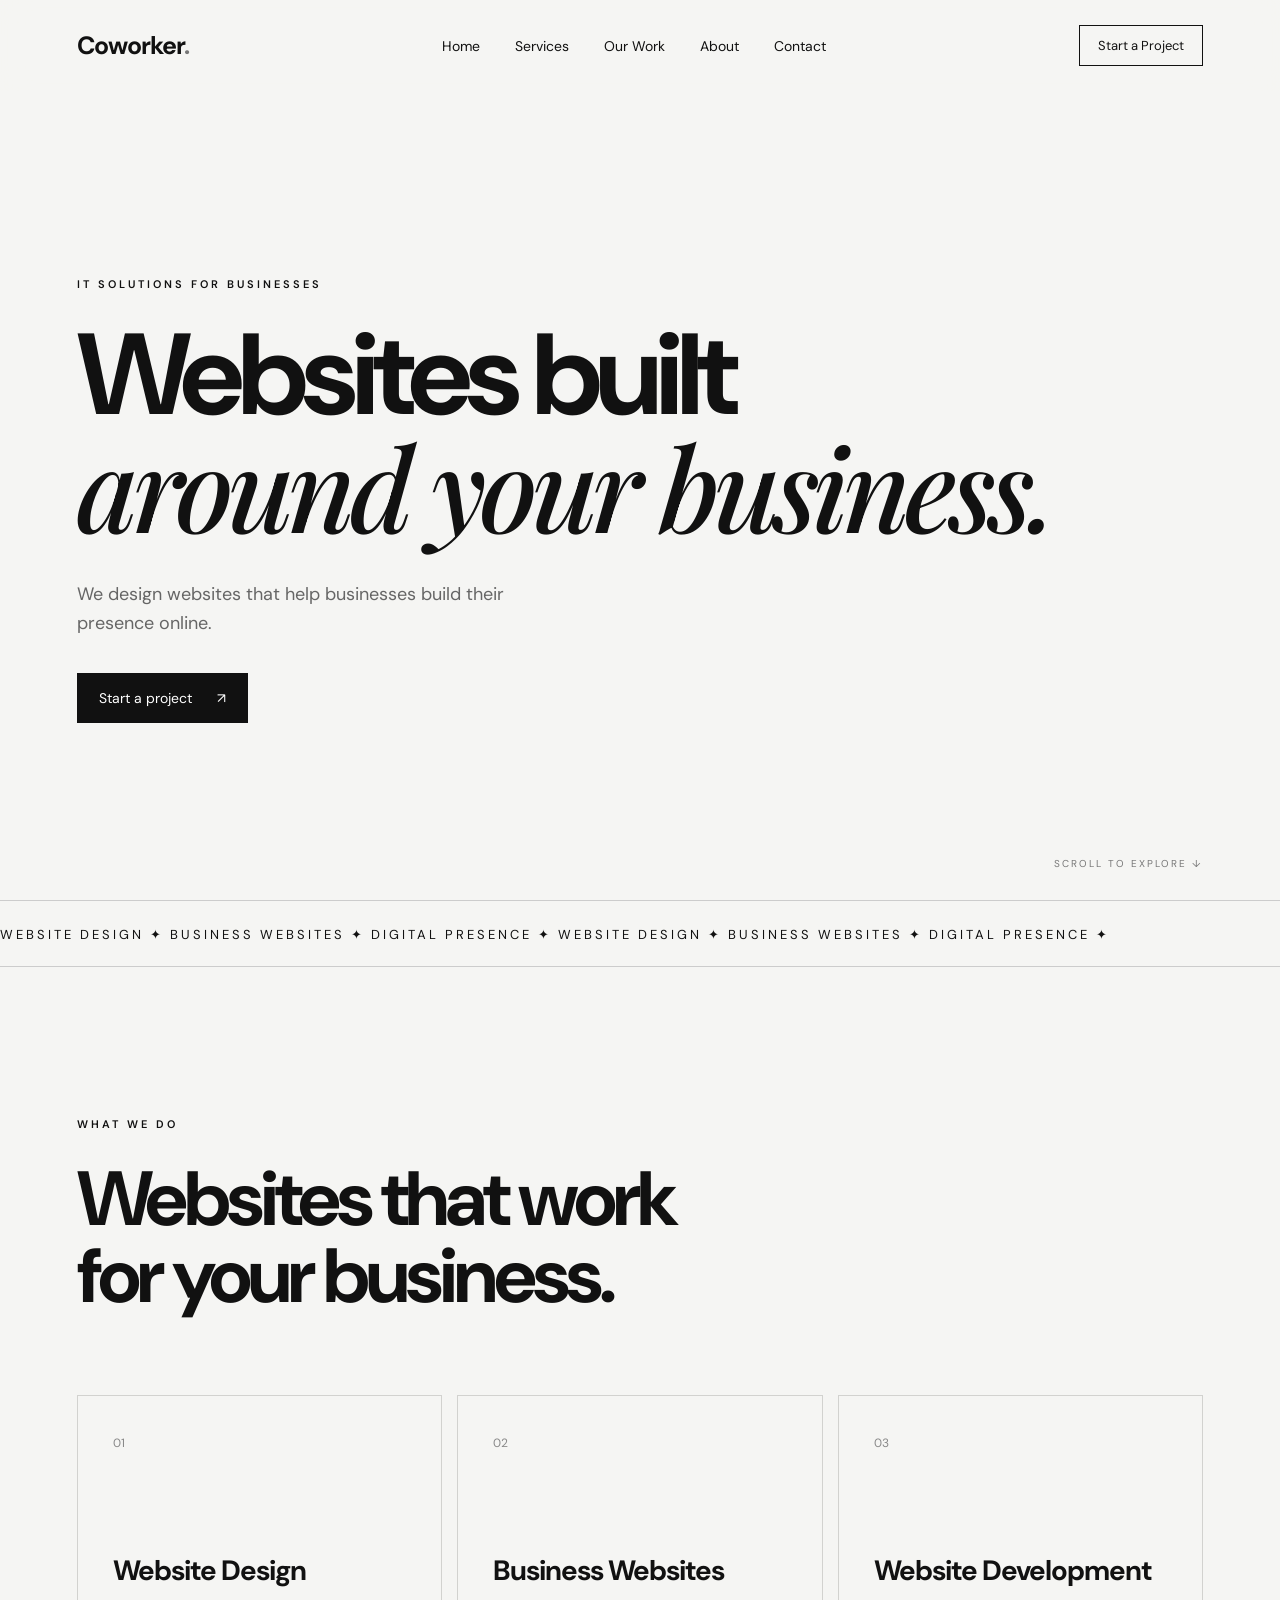
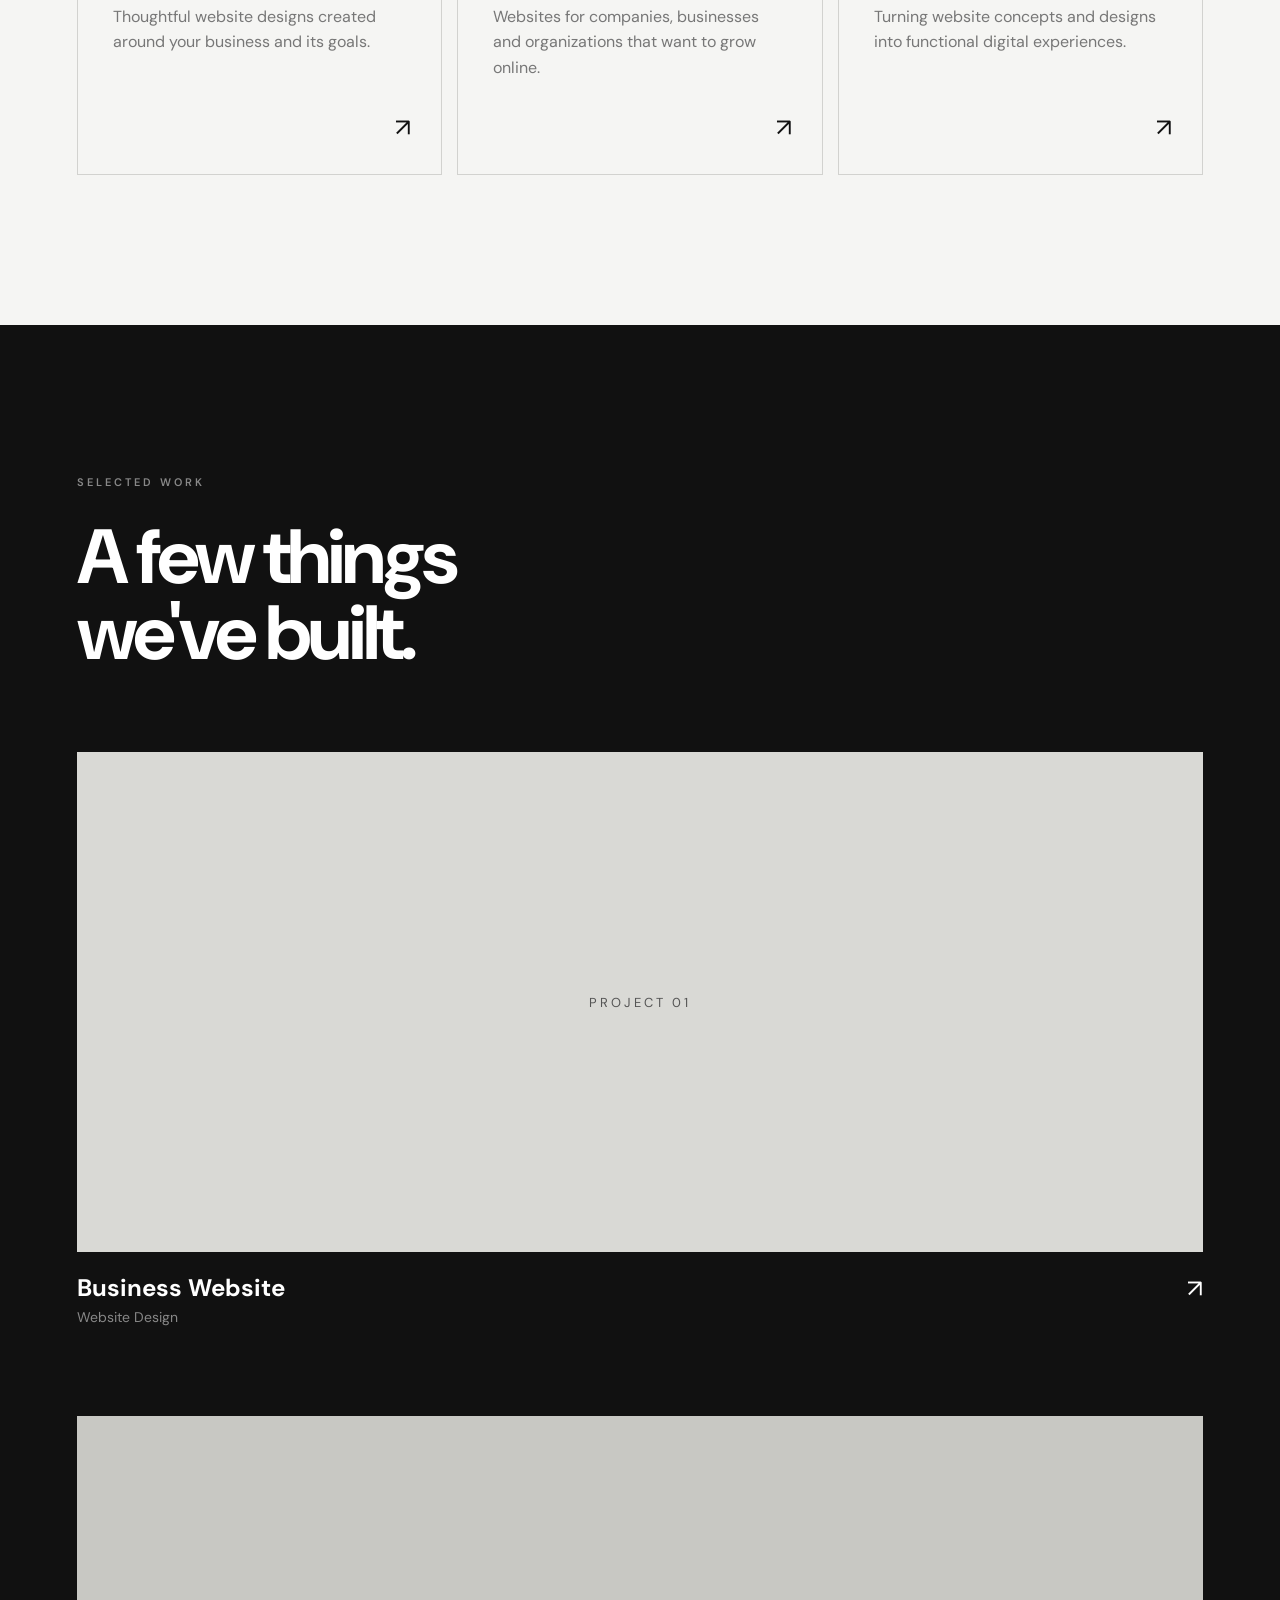
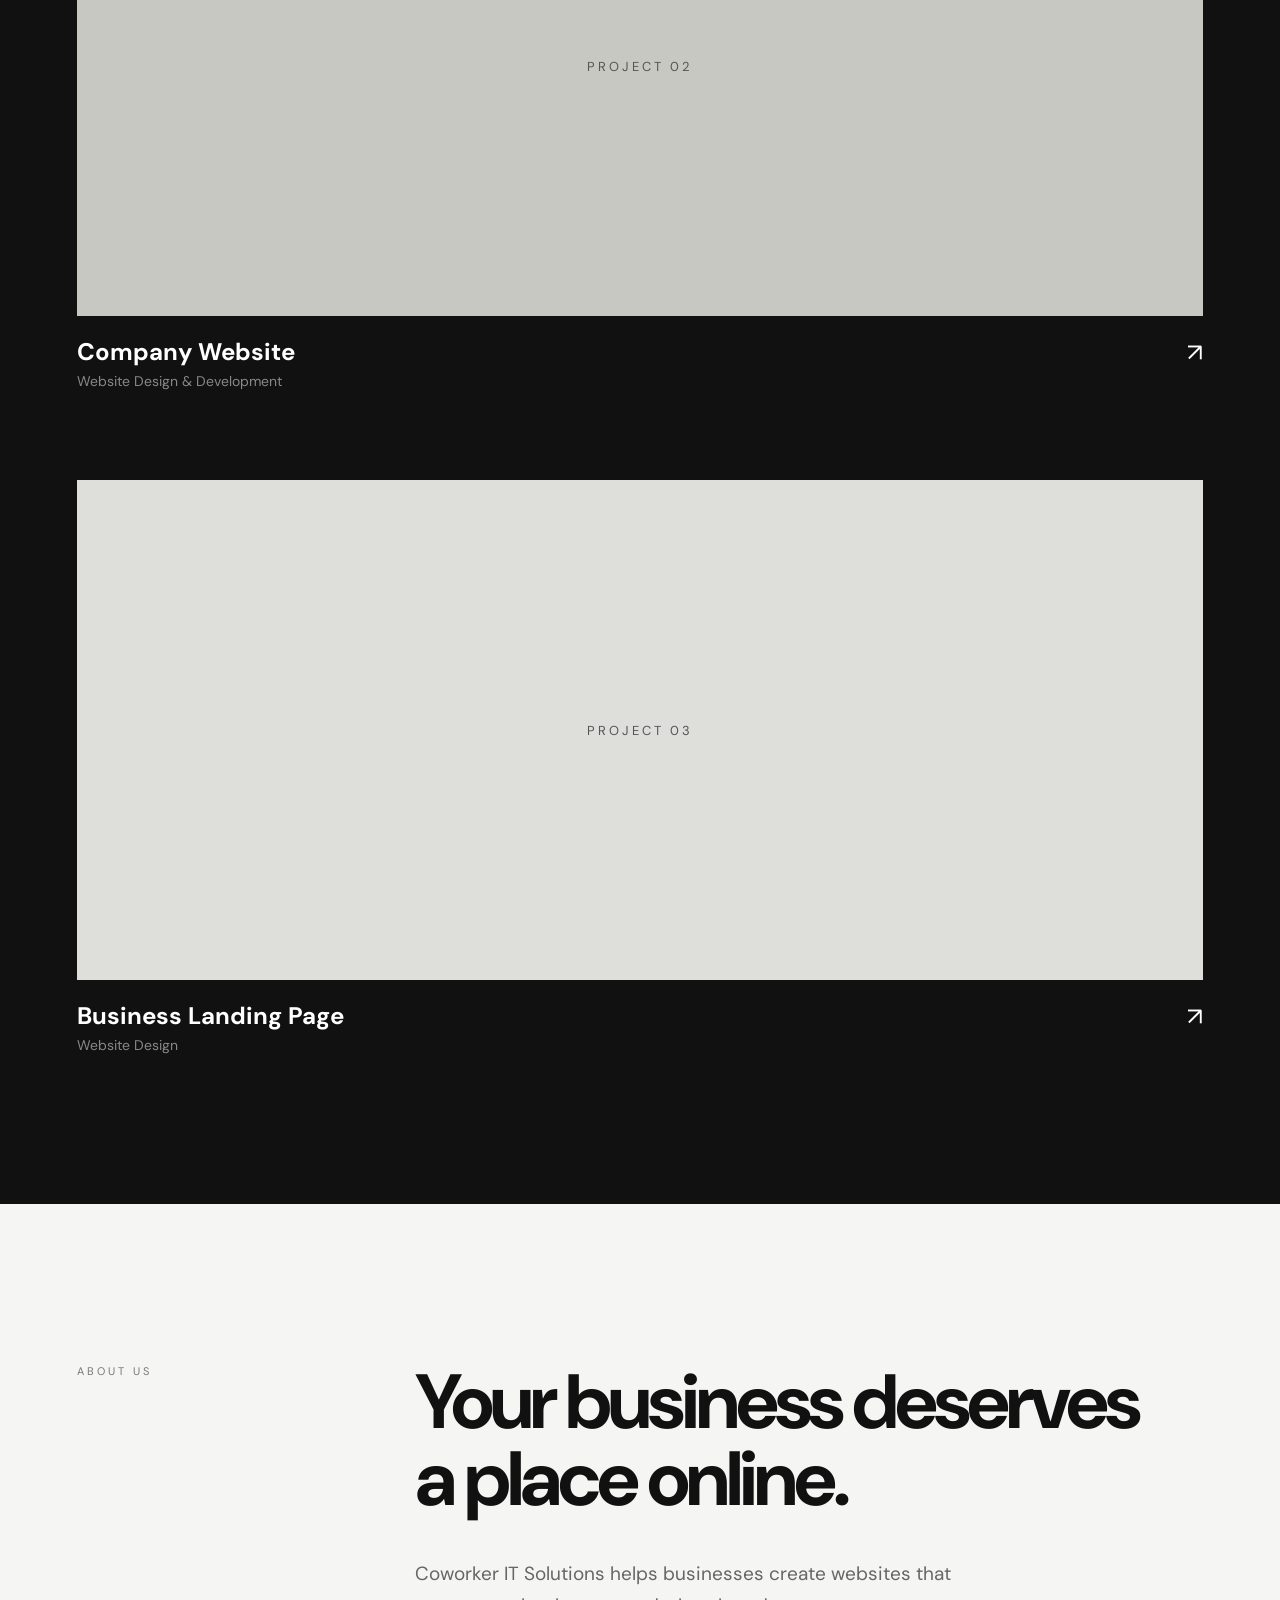
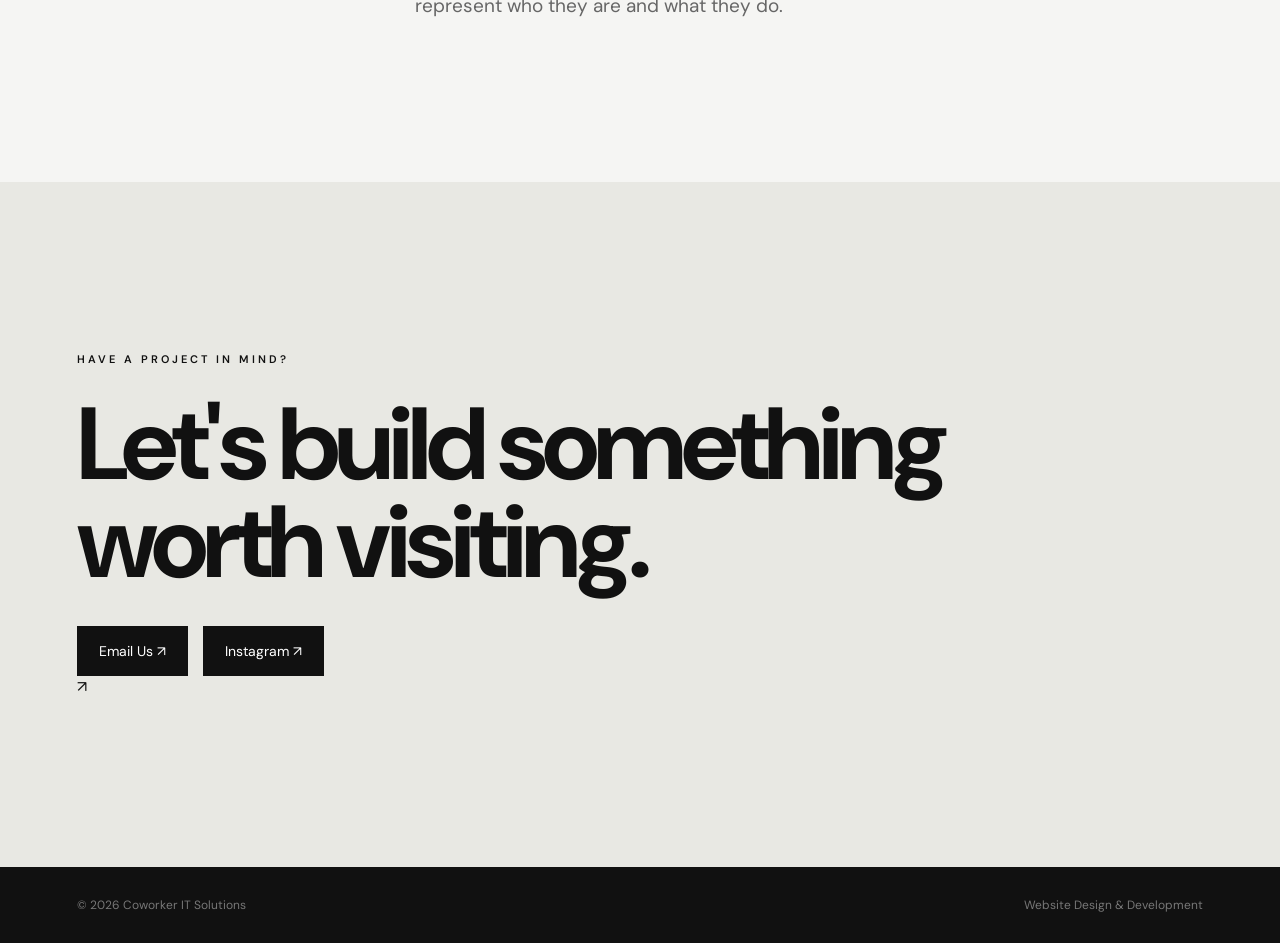
<file: index.html>
<!DOCTYPE html>
<html lang="en">

<head>

    <meta charset="UTF-8">

    <meta name="viewport" content="width=device-width, initial-scale=1.0">

    <title>Coworker IT Solutions</title>

    <link rel="stylesheet" href="style.css">

</head>


<body>


    <!-- ================= NAVBAR ================= -->

    <header class="navbar">

        <a href="#home" class="logo">
            Coworker<span>.</span>
        </a>


        <nav>

            <a href="#home">Home</a>

            <a href="#services">Services</a>

            <a href="#work">Our Work</a>

            <a href="#about">About</a>

            <a href="#contact">Contact</a>

        </nav>


        <a href="#contact" class="nav-button">
            Start a Project
        </a>

    </header>



    <!-- ================= HERO ================= -->

    <section id="home" class="hero">

        <div class="hero-content">

            <p class="eyebrow">
                IT SOLUTIONS FOR BUSINESSES
            </p>


            <h1>

                Websites built

                <span>
                    around your business.
                </span>

            </h1>


            <p class="hero-description">

                We design websites that help businesses
                build their presence online.

            </p>


            <a href="#contact" class="main-button">

                Start a project

                <span>↗</span>

            </a>

        </div>


        <div class="scroll-text">

            SCROLL TO EXPLORE ↓

        </div>

    </section>



    <!-- ================= MARQUEE ================= -->

    <div class="marquee">

        <div class="marquee-content">

            WEBSITE DESIGN ✦ BUSINESS WEBSITES ✦ DIGITAL PRESENCE ✦
            WEBSITE DESIGN ✦ BUSINESS WEBSITES ✦ DIGITAL PRESENCE ✦

        </div>

    </div>



    <!-- ================= SERVICES ================= -->

    <section id="services" class="section">


        <div class="section-heading reveal">

            <p class="small-title">
                WHAT WE DO
            </p>


            <h2>

                Websites that work

                <br>

                for your business.

            </h2>

        </div>



        <div class="services-grid">


            <!-- SERVICE 01 -->

            <a href="services/website-design.html"
               class="service-card reveal">


                <span class="service-number">
                    01
                </span>


                <h3>
                    Website Design
                </h3>


                <p>

                    Thoughtful website designs created
                    around your business and its goals.

                </p>


                <span class="arrow">
                    ↗
                </span>


            </a>



            <!-- SERVICE 02 -->

            <a href="services/business-websites.html"
               class="service-card reveal">


                <span class="service-number">
                    02
                </span>


                <h3>
                    Business Websites
                </h3>


                <p>

                    Websites for companies, businesses
                    and organizations that want to grow online.

                </p>


                <span class="arrow">
                    ↗
                </span>


            </a>



            <!-- SERVICE 03 -->

            <a href="services/website-development.html"
               class="service-card reveal">


                <span class="service-number">
                    03
                </span>


                <h3>
                    Website Development
                </h3>


                <p>

                    Turning website concepts and designs
                    into functional digital experiences.

                </p>


                <span class="arrow">
                    ↗
                </span>


            </a>


        </div>

    </section>



    <!-- ================= OUR WORK ================= -->

    <section id="work" class="work-section">


        <div class="section-heading reveal">

            <p class="small-title">
                SELECTED WORK
            </p>


            <h2>

                A few things

                <br>

                we've built.

            </h2>

        </div>



        <div class="projects">


            <!-- PROJECT 01 -->

            <div class="project reveal">

                <div class="project-image">

                    <span>
                        PROJECT 01
                    </span>

                </div>


                <div class="project-info">

                    <div>

                        <h3>
                            Business Website
                        </h3>

                        <p>
                            Website Design
                        </p>

                    </div>


                    <span>
                        ↗
                    </span>

                </div>

            </div>



            <!-- PROJECT 02 -->

            <div class="project reveal">

                <div class="project-image project-two">

                    <span>
                        PROJECT 02
                    </span>

                </div>


                <div class="project-info">

                    <div>

                        <h3>
                            Company Website
                        </h3>

                        <p>
                            Website Design & Development
                        </p>

                    </div>


                    <span>
                        ↗
                    </span>

                </div>

            </div>



            <!-- PROJECT 03 -->

            <div class="project reveal">

                <div class="project-image project-three">

                    <span>
                        PROJECT 03
                    </span>

                </div>


                <div class="project-info">

                    <div>

                        <h3>
                            Business Landing Page
                        </h3>

                        <p>
                            Website Design
                        </p>

                    </div>


                    <span>
                        ↗
                    </span>

                </div>

            </div>


        </div>

    </section>



    <!-- ================= ABOUT ================= -->

    <section id="about" class="about-section">


        <div class="about-label reveal">

            ABOUT US

        </div>



        <div class="about-content reveal">


            <h2>

                Your business deserves

                <br>

                a place online.

            </h2>


            <p>

                Coworker IT Solutions helps businesses
                create websites that represent who they
                are and what they do.

            </p>


        </div>

    </section>



    <!-- ================= CONTACT ================= -->

    <section id="contact" class="contact-section">


        <p class="small-title">

            HAVE A PROJECT IN MIND?

        </p>


        <h2>

            Let's build something

            <br>

            worth visiting.

        </h2>


       <div class="contact-buttons">

    <a href="mailto:jhalaktrivedi7@gmail.com"
       class="contact-button">
        Email Us ↗
    </a>

    <a href="https://www.instagram.com/coworker.itsolutions/"
       target="_blank"
       class="contact-button">
        Instagram ↗
    </a>

</div>

            <span>
                ↗
            </span>

        </a>


    </section>



    <!-- ================= FOOTER ================= -->

    <footer>


        <div>

            © 2026 Coworker IT Solutions

        </div>


        <div>

            Website Design & Development

        </div>


    </footer>



    <script src="script.js"></script>


</body>

</html>
</file>
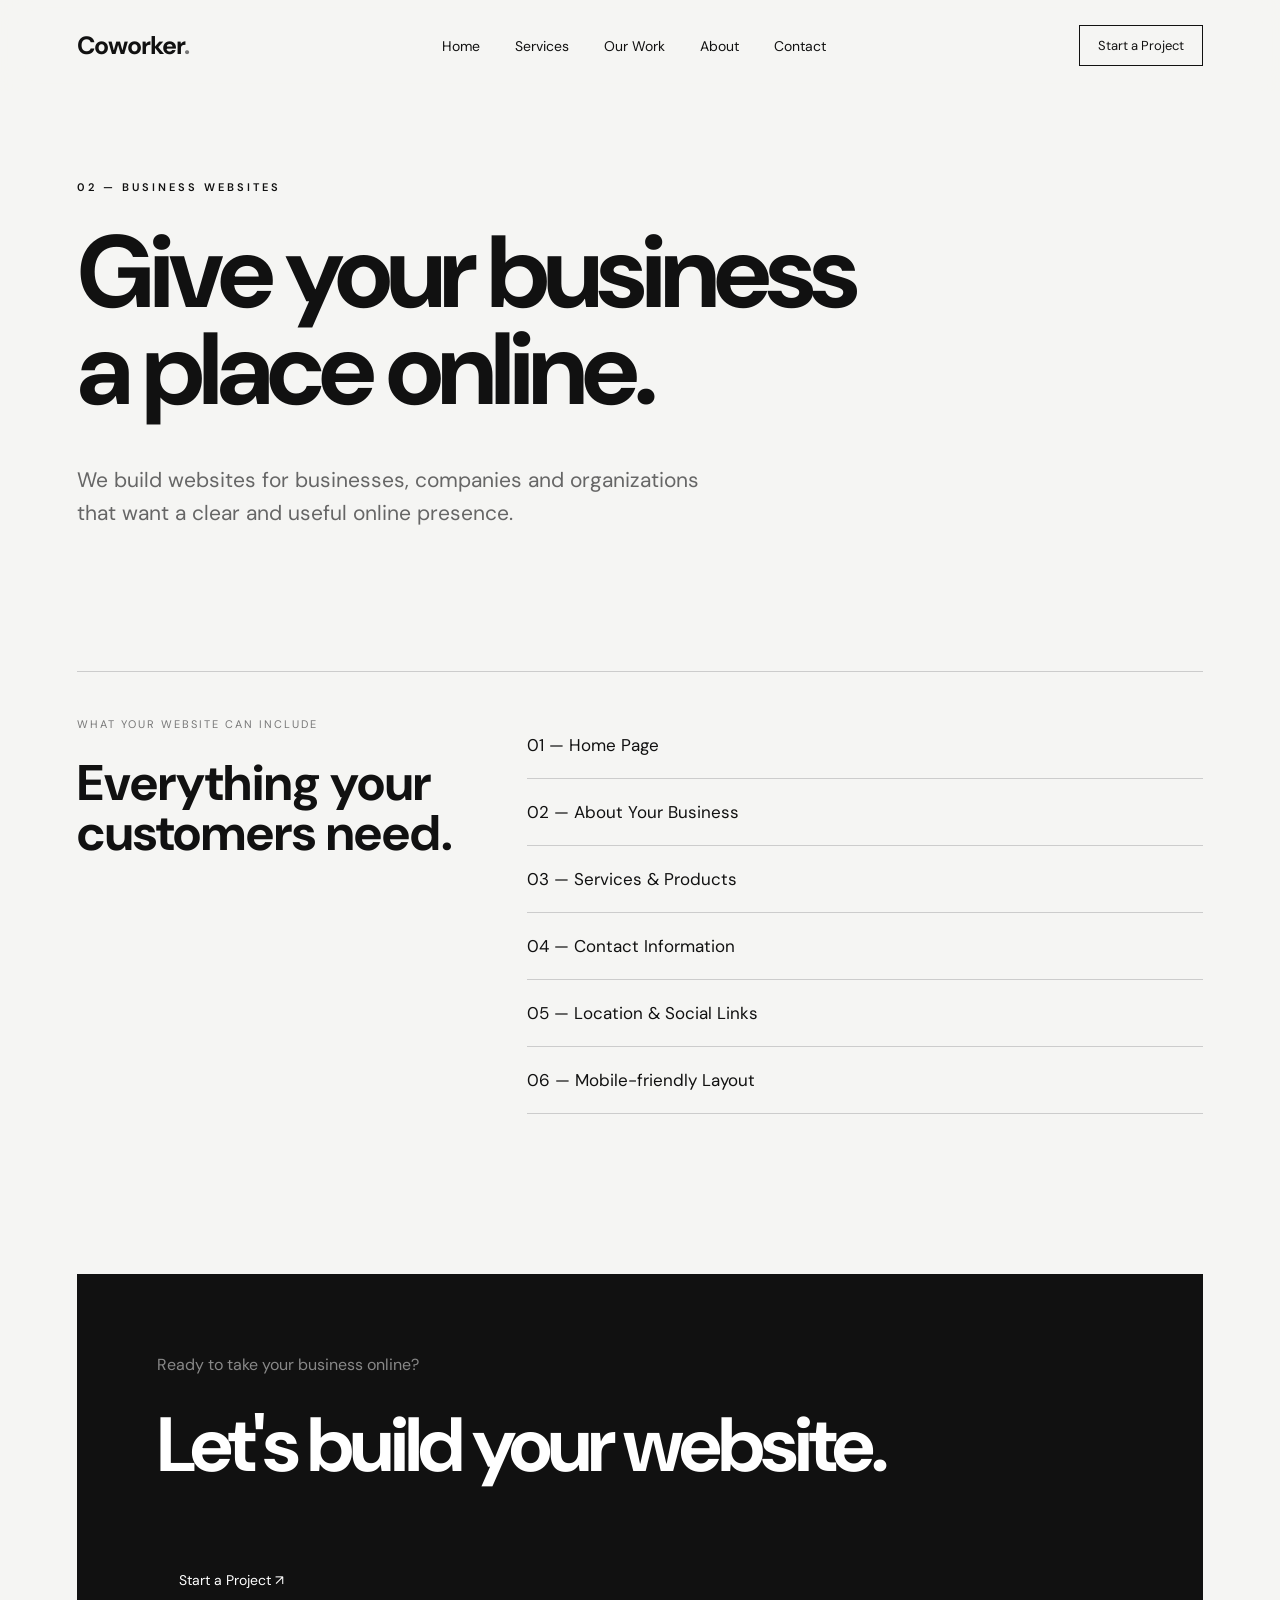
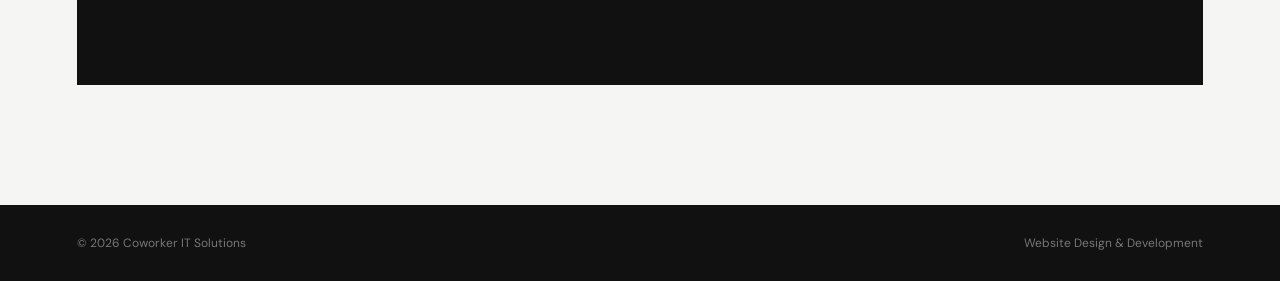
<file: business-websites.html>
<!DOCTYPE html>
<html lang="en">

<head>

    <meta charset="UTF-8">

    <meta name="viewport"
          content="width=device-width, initial-scale=1.0">

    <title>Business Websites | Coworker IT Solutions</title>

    <link rel="stylesheet" href="../style.css">

</head>


<body>


    <header class="navbar">

        <a href="../index.html" class="logo">
            Coworker<span>.</span>
        </a>


        <nav>

            <a href="../index.html">Home</a>

            <a href="../index.html#services">Services</a>

            <a href="../index.html#work">Our Work</a>

            <a href="../index.html#about">About</a>

            <a href="../index.html#contact">Contact</a>

        </nav>


        <a href="../index.html#contact"
           class="nav-button">

            Start a Project

        </a>

    </header>



    <main class="service-page">


        <p class="small-title">
            02 — BUSINESS WEBSITES
        </p>


        <h1>

            Give your business

            <br>

            a place online.

        </h1>


        <p class="service-intro">

            We build websites for businesses,
            companies and organizations that want
            a clear and useful online presence.

        </p>



        <div class="service-details">


            <div>

                <span>
                    WHAT YOUR WEBSITE CAN INCLUDE
                </span>


                <h2>
                    Everything your customers need.
                </h2>

            </div>



            <div class="service-list">

                <p>
                    01 — Home Page
                </p>

                <p>
                    02 — About Your Business
                </p>

                <p>
                    03 — Services & Products
                </p>

                <p>
                    04 — Contact Information
                </p>

                <p>
                    05 — Location & Social Links
                </p>

                <p>
                    06 — Mobile-friendly Layout
                </p>

            </div>

        </div>



        <div class="service-cta">

            <p>
                Ready to take your business online?
            </p>


            <h2>
                Let's build your website.
            </h2>


            <a href="../index.html#contact"
               class="contact-button">

                Start a Project ↗

            </a>

        </div>


    </main>



    <footer>

        <div>
            © 2026 Coworker IT Solutions
        </div>


        <div>
            Website Design & Development
        </div>

    </footer>


</body>

</html>
</file>
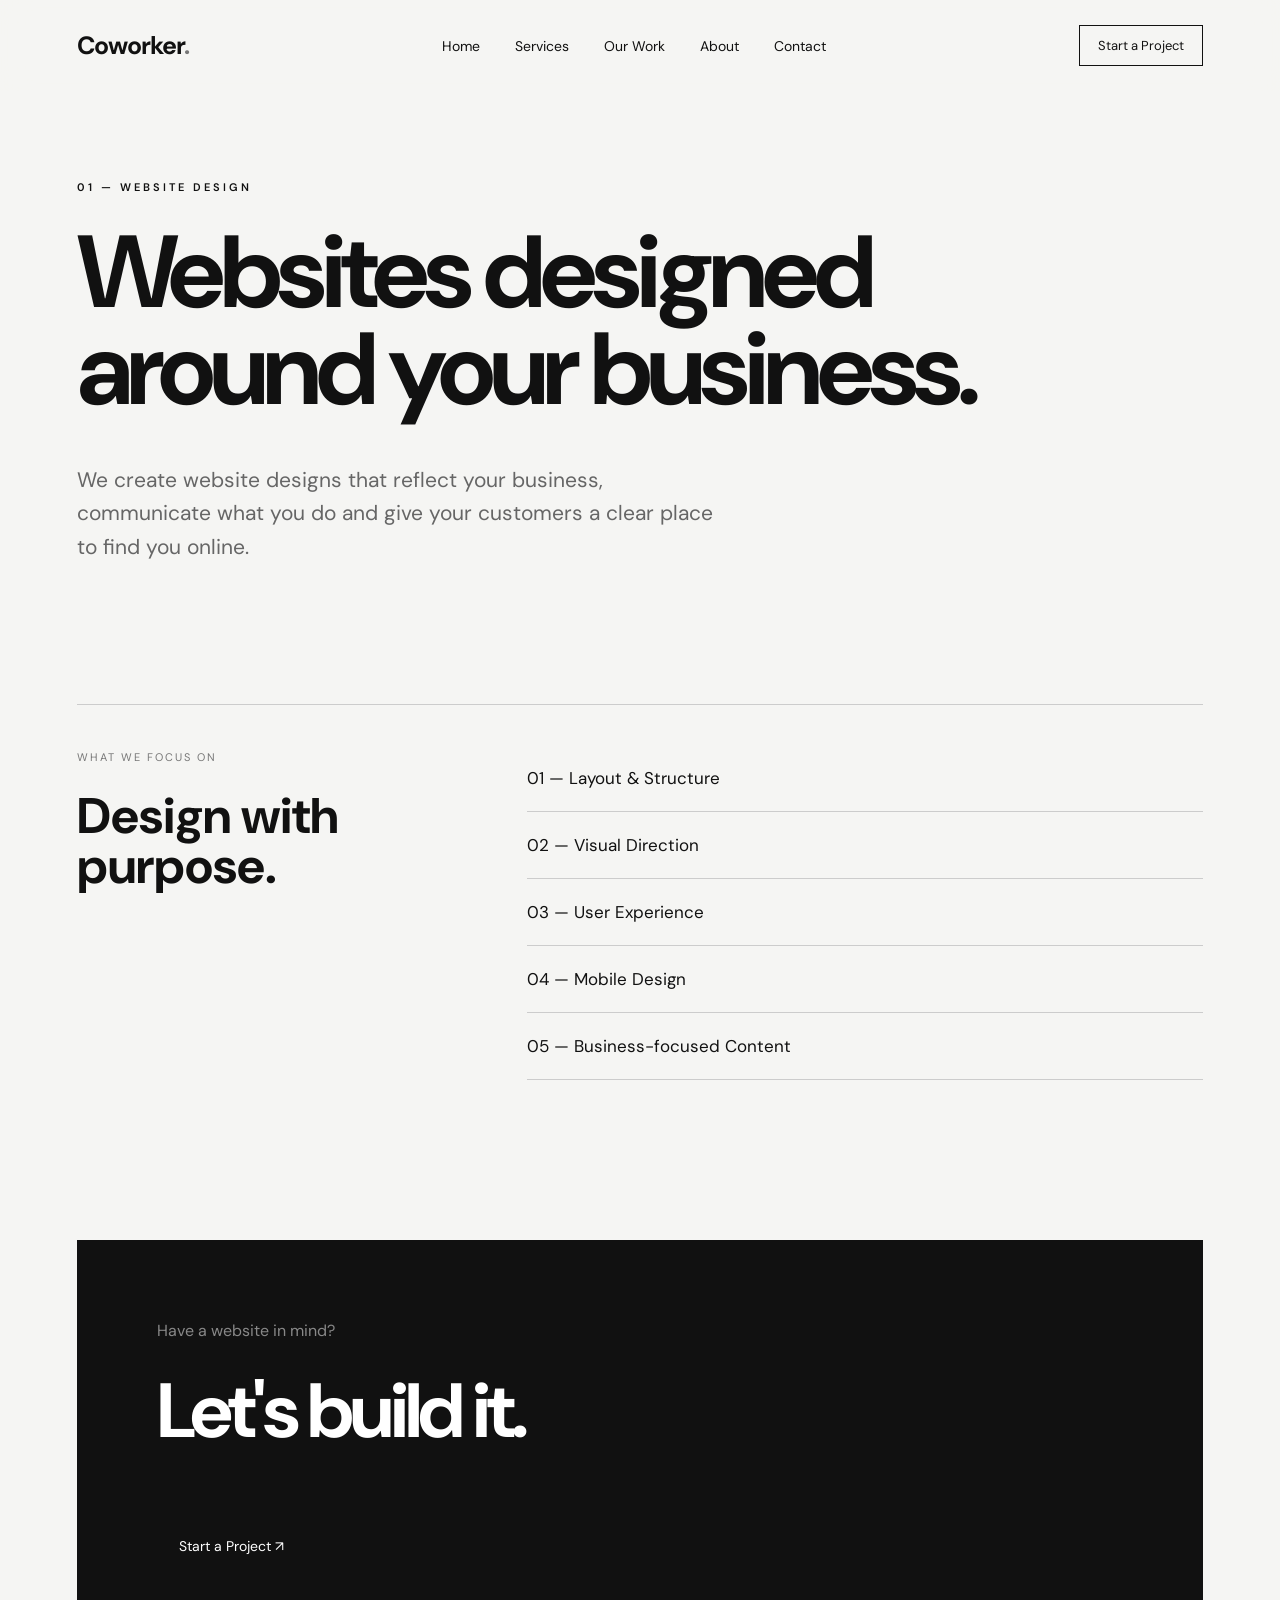
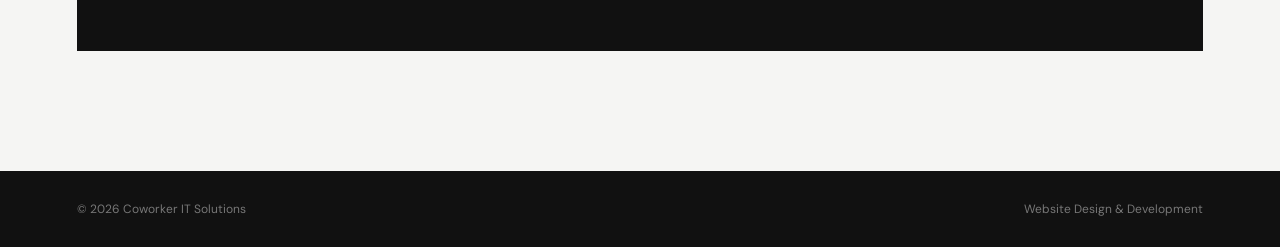
<file: website-design.html>
<!DOCTYPE html>
<html lang="en">

<head>

    <meta charset="UTF-8">

    <meta name="viewport"
          content="width=device-width, initial-scale=1.0">

    <title>Website Design | Coworker IT Solutions</title>

    <link rel="stylesheet" href="../style.css">

</head>


<body>


    <header class="navbar">

        <a href="../index.html" class="logo">
            Coworker<span>.</span>
        </a>


        <nav>

            <a href="../index.html">Home</a>

            <a href="../index.html#services">Services</a>

            <a href="../index.html#work">Our Work</a>

            <a href="../index.html#about">About</a>

            <a href="../index.html#contact">Contact</a>

        </nav>


        <a href="../index.html#contact"
           class="nav-button">

            Start a Project

        </a>

    </header>



    <main class="service-page">


        <p class="small-title">
            01 — WEBSITE DESIGN
        </p>


        <h1>

            Websites designed

            <br>

            around your business.

        </h1>


        <p class="service-intro">

            We create website designs that reflect
            your business, communicate what you do
            and give your customers a clear place
            to find you online.

        </p>



        <div class="service-details">


            <div>

                <span>
                    WHAT WE FOCUS ON
                </span>


                <h2>
                    Design with purpose.
                </h2>

            </div>



            <div class="service-list">

                <p>
                    01 — Layout & Structure
                </p>

                <p>
                    02 — Visual Direction
                </p>

                <p>
                    03 — User Experience
                </p>

                <p>
                    04 — Mobile Design
                </p>

                <p>
                    05 — Business-focused Content
                </p>

            </div>

        </div>



        <div class="service-cta">

            <p>
                Have a website in mind?
            </p>


            <h2>
                Let's build it.
            </h2>


            <a href="../index.html#contact"
               class="contact-button">

                Start a Project ↗

            </a>

        </div>


    </main>



    <footer>

        <div>
            © 2026 Coworker IT Solutions
        </div>


        <div>
            Website Design & Development
        </div>

    </footer>


</body>

</html>
</file>
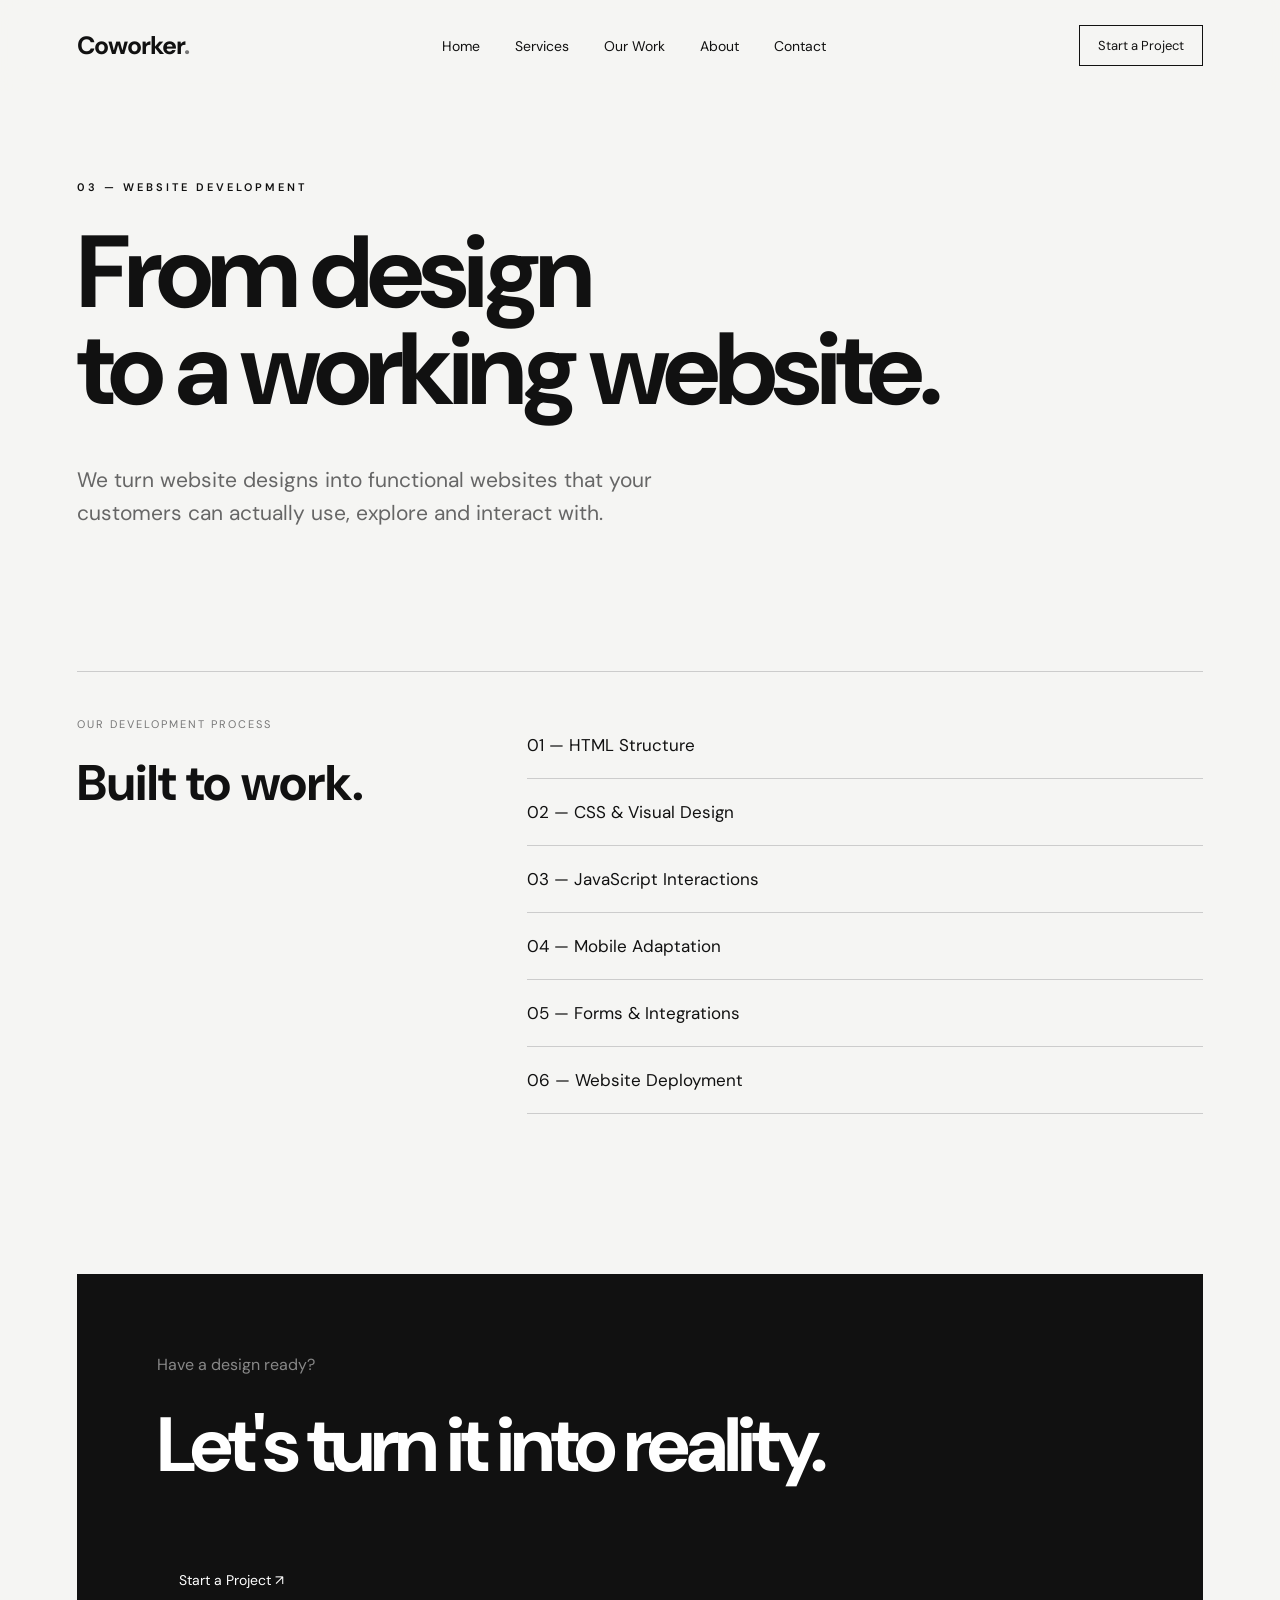
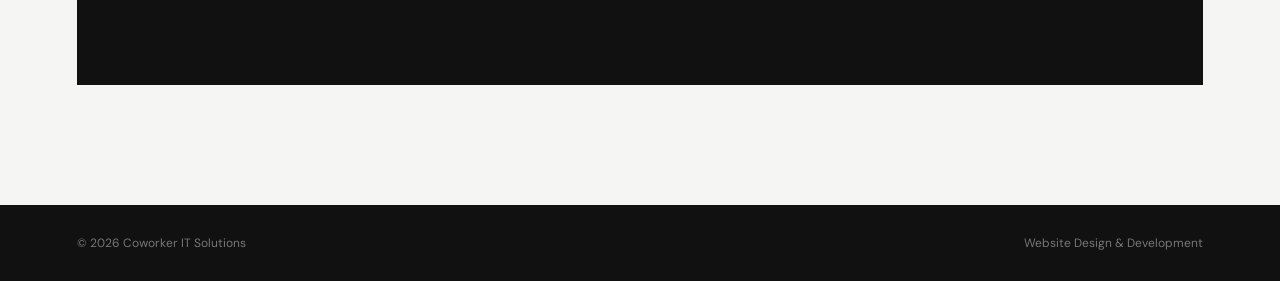
<file: website-development.html>
<!DOCTYPE html>
<html lang="en">

<head>

    <meta charset="UTF-8">

    <meta name="viewport"
          content="width=device-width, initial-scale=1.0">

    <title>Website Development | Coworker IT Solutions</title>

    <link rel="stylesheet" href="../style.css">

</head>


<body>


    <header class="navbar">

        <a href="../index.html" class="logo">
            Coworker<span>.</span>
        </a>


        <nav>

            <a href="../index.html">Home</a>

            <a href="../index.html#services">Services</a>

            <a href="../index.html#work">Our Work</a>

            <a href="../index.html#about">About</a>

            <a href="../index.html#contact">Contact</a>

        </nav>


        <a href="../index.html#contact"
           class="nav-button">

            Start a Project

        </a>

    </header>



    <main class="service-page">


        <p class="small-title">
            03 — WEBSITE DEVELOPMENT
        </p>


        <h1>

            From design

            <br>

            to a working website.

        </h1>


        <p class="service-intro">

            We turn website designs into functional
            websites that your customers can actually
            use, explore and interact with.

        </p>



        <div class="service-details">


            <div>

                <span>
                    OUR DEVELOPMENT PROCESS
                </span>


                <h2>
                    Built to work.
                </h2>

            </div>



            <div class="service-list">

                <p>
                    01 — HTML Structure
                </p>

                <p>
                    02 — CSS & Visual Design
                </p>

                <p>
                    03 — JavaScript Interactions
                </p>

                <p>
                    04 — Mobile Adaptation
                </p>

                <p>
                    05 — Forms & Integrations
                </p>

                <p>
                    06 — Website Deployment
                </p>

            </div>

        </div>



        <div class="service-cta">

            <p>
                Have a design ready?
            </p>


            <h2>
                Let's turn it into reality.
            </h2>


            <a href="../index.html#contact"
               class="contact-button">

                Start a Project ↗

            </a>

        </div>


    </main>



    <footer>

        <div>
            © 2026 Coworker IT Solutions
        </div>


        <div>
            Website Design & Development
        </div>

    </footer>


</body>

</html>
</file>
<file: style.css>
@import url('https://fonts.googleapis.com/css2?family=DM+Sans:wght@400;500;600;700&family=Playfair+Display:ital,wght@0,500;0,600;1,500&display=swap');


/* ================= RESET ================= */

* {
    margin: 0;
    padding: 0;
    box-sizing: border-box;
}


html {
    scroll-behavior: smooth;
}


body {
    background: #f5f5f3;

    color: #111;

    font-family: 'DM Sans', sans-serif;

    overflow-x: hidden;
}


a {
    color: inherit;

    text-decoration: none;
}



/* ================= NAVBAR ================= */

.navbar {

    width: 100%;

    padding: 25px 6%;

    display: flex;

    align-items: center;

    justify-content: space-between;

    position: fixed;

    top: 0;

    z-index: 1000;

    background: rgba(245, 245, 243, 0.85);

    backdrop-filter: blur(15px);

}


.logo {

    font-size: 25px;

    font-weight: 700;

    letter-spacing: -1px;

}


.logo span {

    color: #777;

}


nav {

    display: flex;

    gap: 35px;

}


nav a {

    font-size: 14px;

    position: relative;

}


nav a::after {

    content: "";

    position: absolute;

    left: 0;

    bottom: -6px;

    width: 0;

    height: 1px;

    background: #111;

    transition: 0.3s;

}


nav a:hover::after {

    width: 100%;

}


.nav-button {

    border: 1px solid #111;

    padding: 11px 18px;

    font-size: 13px;

    transition: 0.3s;

}


.nav-button:hover {

    background: #111;

    color: white;

}



/* ================= HERO ================= */

.hero {

    min-height: 100vh;

    padding: 170px 6% 70px;

    display: flex;

    flex-direction: column;

    justify-content: center;

    position: relative;

}


.hero-content {

    max-width: 1100px;

}


.eyebrow,
.small-title {

    font-size: 11px;

    letter-spacing: 3px;

    font-weight: 600;

    margin-bottom: 30px;

}


.hero h1 {

    font-size: clamp(55px, 9vw, 125px);

    line-height: 0.95;

    letter-spacing: -6px;

    max-width: 1100px;

    animation: heroReveal 1s ease forwards;

}


.hero h1 span {

    display: block;

    font-family: 'Playfair Display', serif;

    font-style: italic;

    font-weight: 500;

}


.hero-description {

    max-width: 470px;

    margin-top: 40px;

    font-size: 18px;

    line-height: 1.6;

    color: #666;

    animation: fadeUp 1s 0.4s both;

}


.main-button,
.contact-button {

    display: inline-flex;

    align-items: center;

    gap: 25px;

    margin-top: 35px;

    padding: 16px 22px;

    background: #111;

    color: white;

    font-size: 14px;

    transition: 0.3s;

}


.main-button span,
.contact-button span {

    transition: 0.3s;

}


.main-button:hover,
.contact-button:hover {

    padding-right: 30px;

}


.main-button:hover span,
.contact-button:hover span {

    transform: translate(5px, -5px);

}


.scroll-text {

    position: absolute;

    bottom: 30px;

    right: 6%;

    font-size: 10px;

    letter-spacing: 2px;

    color: #777;

}



/* ================= MARQUEE ================= */

.marquee {

    overflow: hidden;

    border-top: 1px solid #ccc;

    border-bottom: 1px solid #ccc;

    padding: 22px 0;

    white-space: nowrap;

}


.marquee-content {

    display: inline-block;

    font-size: 13px;

    letter-spacing: 3px;

    animation: marquee 18s linear infinite;

}



/* ================= SECTIONS ================= */

.section,
.work-section {

    padding: 150px 6%;

}


.section-heading {

    margin-bottom: 80px;

}


.section-heading h2 {

    font-size: clamp(45px, 6vw, 80px);

    line-height: 1;

    letter-spacing: -4px;

}



/* ================= SERVICES ================= */

.services-grid {

    display: grid;

    grid-template-columns: repeat(3, 1fr);

    gap: 15px;

}


.service-card {

    min-height: 380px;

    border: 1px solid #d2d2cf;

    padding: 35px;

    position: relative;

    transition: 0.5s;

    text-decoration: none;

    color: inherit;

    display: block;

}


.service-card:hover {

    background: #111;

    color: white;

    transform: translateY(-10px);

}


.service-number {

    font-size: 12px;

    color: #888;

}


.service-card h3 {

    margin-top: 100px;

    font-size: 28px;

    letter-spacing: -1px;

}


.service-card p {

    margin-top: 15px;

    max-width: 320px;

    color: #777;

    line-height: 1.6;

}


.service-card:hover p {

    color: #aaa;

}


.arrow {

    position: absolute;

    right: 30px;

    bottom: 30px;

    font-size: 25px;

    transition: 0.3s;

}


.service-card:hover .arrow {

    transform: translate(5px, -5px);

}



/* ================= WORK ================= */

.work-section {

    background: #111;

    color: white;

}


.work-section .small-title {

    color: #888;

}


.projects {

    display: grid;

    gap: 90px;

}


.project {

    cursor: pointer;

}


.project-image {

    height: 500px;

    background: #d9d9d5;

    display: flex;

    align-items: center;

    justify-content: center;

    overflow: hidden;

    transition: 0.6s;

}


.project-image span {

    font-size: 13px;

    letter-spacing: 3px;

    color: #555;

}


.project-two {

    background: #c8c8c3;

}


.project-three {

    background: #dededb;

}


.project:hover .project-image {

    transform: scale(0.98);

}


.project-info {

    display: flex;

    justify-content: space-between;

    padding-top: 20px;

}


.project-info h3 {

    font-size: 24px;

}


.project-info p {

    color: #888;

    margin-top: 5px;

    font-size: 14px;

}


.project-info > span {

    font-size: 25px;

    transition: 0.3s;

}


.project:hover .project-info > span {

    transform: translate(5px, -5px);

}



/* ================= ABOUT ================= */

.about-section {

    padding: 160px 6%;

    display: grid;

    grid-template-columns: 30% 70%;

}


.about-label {

    color: #777;

    font-size: 11px;

    letter-spacing: 3px;

}


.about-content {

    max-width: 850px;

}


.about-content h2 {

    font-size: clamp(45px, 6vw, 80px);

    line-height: 1;

    letter-spacing: -4px;

}


.about-content p {

    max-width: 550px;

    margin-top: 40px;

    font-size: 19px;

    line-height: 1.7;

    color: #666;

}



/* ================= CONTACT ================= */

.contact-section {

    padding: 170px 6%;

    background: #e8e8e3;

}


.contact-section h2 {

    font-size: clamp(55px, 8vw, 110px);

    line-height: 0.95;

    letter-spacing: -5px;

}

/* CONTACT BUTTONS*/

.contact-buttons {
    display: flex;
    gap: 15px;
    flex-wrap: wrap;
}

/* ================= FOOTER ================= */

footer {

    padding: 30px 6%;

    background: #111;

    color: #777;

    display: flex;

    justify-content: space-between;

    font-size: 12px;

}



/* ================= SERVICE PAGES ================= */

.service-page {

    padding: 180px 6% 120px;

}


.service-page h1 {

    max-width: 1000px;

    font-size: clamp(55px, 8vw, 110px);

    line-height: 0.95;

    letter-spacing: -5px;

    margin-bottom: 45px;

}


.service-intro {

    max-width: 650px;

    font-size: 21px;

    line-height: 1.6;

    color: #666;

}


.service-details {

    margin-top: 140px;

    padding-top: 40px;

    border-top: 1px solid #ccc;

    display: grid;

    grid-template-columns: 40% 60%;

}


.service-details span {

    font-size: 11px;

    letter-spacing: 2px;

    color: #777;

}


.service-details h2 {

    margin-top: 25px;

    font-size: 50px;

    line-height: 1;

}


.service-list {

    display: flex;

    flex-direction: column;

}


.service-list p {

    padding: 22px 0;

    border-bottom: 1px solid #ccc;

    font-size: 17px;

}


.service-cta {

    margin-top: 160px;

    padding: 80px;

    background: #111;

    color: white;

}


.service-cta p {

    color: #888;

    margin-bottom: 20px;

}


.service-cta h2 {

    font-size: clamp(45px, 6vw, 80px);

    letter-spacing: -4px;

    margin-bottom: 25px;

}



/* ================= ANIMATIONS ================= */

@keyframes heroReveal {

    from {

        opacity: 0;

        transform: translateY(60px);

    }

    to {

        opacity: 1;

        transform: translateY(0);

    }

}


@keyframes fadeUp {

    from {

        opacity: 0;

        transform: translateY(30px);

    }

    to {

        opacity: 1;

        transform: translateY(0);

    }

}


@keyframes marquee {

    from {

        transform: translateX(0);

    }

    to {

        transform: translateX(-50%);

    }

}



/* SCROLL ANIMATION */

.reveal {

    opacity: 0;

    transform: translateY(60px);

    transition:

        opacity 0.8s ease,

        transform 0.8s ease;

}


.reveal.active {

    opacity: 1;

    transform: translateY(0);

}



/* ================= MOBILE ================= */

@media (max-width: 768px) {


    .navbar {

        padding: 20px 6%;

    }


    nav {

        display: none;

    }


    .nav-button {

        padding: 9px 13px;

    }


    .hero {

        padding: 140px 6% 80px;

    }


    .hero h1 {

        font-size: 55px;

        letter-spacing: -3px;

    }


    .hero-description {

        font-size: 16px;

    }


    .scroll-text {

        display: none;

    }


    .section,
    .work-section {

        padding: 100px 6%;

    }


    .section-heading {

        margin-bottom: 50px;

    }


    .section-heading h2 {

        font-size: 48px;

        letter-spacing: -3px;

    }


    .services-grid {

        grid-template-columns: 1fr;

    }


    .service-card {

        min-height: 300px;

    }


    .service-card h3 {

        margin-top: 70px;

    }


    .project-image {

        height: 300px;

    }


    .about-section {

        padding: 100px 6%;

        display: block;

    }


    .about-content {

        margin-top: 40px;

    }


    .about-content h2 {

        font-size: 48px;

        letter-spacing: -3px;

    }


    .contact-section {

        padding: 110px 6%;

    }


    .contact-section h2 {

        font-size: 52px;

        letter-spacing: -3px;

    }


    footer {

        flex-direction: column;

        gap: 10px;

    }


    .service-page {

        padding: 140px 6% 80px;

    }


    .service-page h1 {

        font-size: 55px;

        letter-spacing: -3px;

    }


    .service-intro {

        font-size: 17px;

    }


    .service-details {

        margin-top: 90px;

        display: block;

    }


    .service-list {

        margin-top: 50px;

    }


    .service-cta {

        margin-top: 100px;

        padding: 45px 30px;

    }

}
</file>
